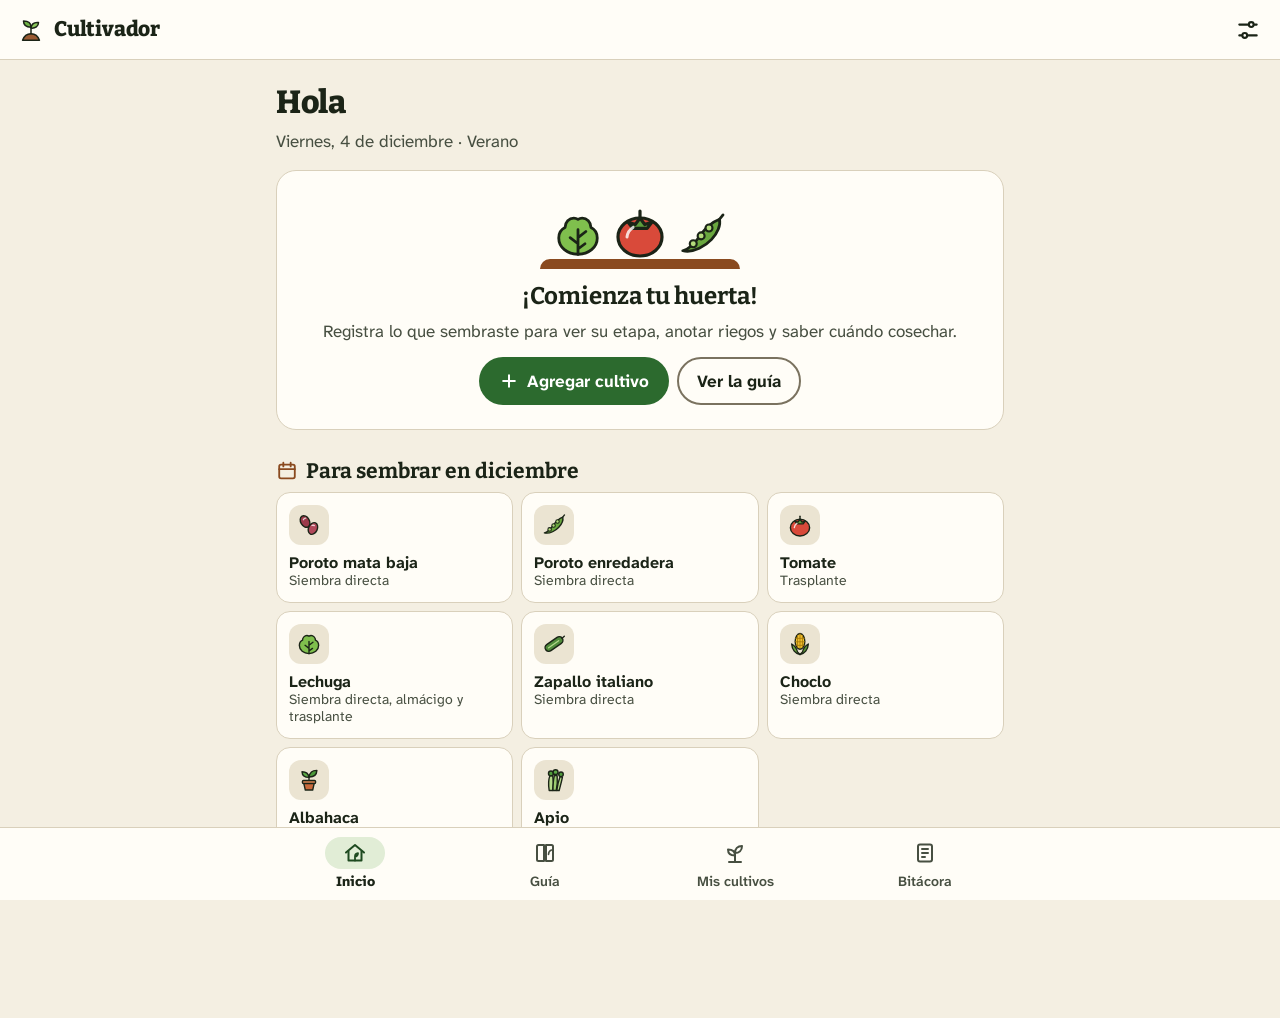
<file: index.html>
<!doctype html>
<html lang="es-CL">
<head>
  <meta charset="utf-8">
  <meta name="viewport" content="width=device-width, initial-scale=1, viewport-fit=cover">
  <title>Cultivador</title>
  <meta name="description" content="Guía de cultivo y bitácora para tu huerta en casa.">
  <meta name="theme-color" content="#2f6b2f" media="(prefers-color-scheme: light)">
  <meta name="theme-color" content="#121a12" media="(prefers-color-scheme: dark)">
  <meta name="color-scheme" content="light dark">
  <link rel="manifest" href="manifest.webmanifest">
  <link rel="icon" href="icons/icon.svg" type="image/svg+xml">
  <link rel="apple-touch-icon" href="icons/apple-touch-icon.png">
  <meta name="apple-mobile-web-app-capable" content="yes">
  <meta name="apple-mobile-web-app-title" content="Cultivador">
  <link rel="preload" href="fonts/atkinson-hyperlegible-next-latin.woff2" as="font" type="font/woff2" crossorigin>
  <link rel="preload" href="fonts/bitter-latin.woff2" as="font" type="font/woff2" crossorigin>
  <link rel="stylesheet" href="styles.css">
  <script>
    // Aplica el tema guardado antes de pintar para evitar parpadeo.
    try {
      var d = JSON.parse(localStorage.getItem('cultivador:v1'));
      var t = d && d.preferencias && d.preferencias.tema;
      if (t === 'claro' || t === 'oscuro') document.documentElement.dataset.theme = t === 'claro' ? 'light' : 'dark';
    } catch (e) {}
  </script>
  <script type="module" src="app.js"></script>
</head>
<body>
  <a class="saltar" href="#vista">Saltar al contenido</a>

  <!-- Íconos (decorativos: se usan con aria-hidden) -->
  <svg xmlns="http://www.w3.org/2000/svg" hidden>
    <symbol id="i-inicio" viewBox="0 0 24 24"><path d="M3 11.5 12 4l9 7.5" fill="none" stroke="currentColor" stroke-width="2" stroke-linecap="round" stroke-linejoin="round"/><path d="M5.5 10v9.5h13V10" fill="none" stroke="currentColor" stroke-width="2" stroke-linejoin="round"/><path d="M12 19.5v-4c0-1.6 1.2-3 3-3.3-.1 2-1.3 3.3-3 3.3" fill="none" stroke="currentColor" stroke-width="1.8" stroke-linecap="round" stroke-linejoin="round"/></symbol>
    <symbol id="i-guia" viewBox="0 0 24 24"><path d="M4 5.5C4 4.7 4.7 4 5.5 4H11v16H5.5c-.8 0-1.5-.7-1.5-1.5v-13ZM20 5.5c0-.8-.7-1.5-1.5-1.5H13v16h5.5c.8 0 1.5-.7 1.5-1.5v-13Z" fill="none" stroke="currentColor" stroke-width="2" stroke-linejoin="round"/><path d="M15.5 13.5c0-2.5 1.5-4 3-4.5" fill="none" stroke="currentColor" stroke-width="1.6" stroke-linecap="round"/></symbol>
    <symbol id="i-cultivos" viewBox="0 0 24 24"><path d="M12 21v-9" fill="none" stroke="currentColor" stroke-width="2" stroke-linecap="round"/><path d="M12 12c0-4 2.5-7 7-7 0 4.5-3 7-7 7ZM12 14.5C12 11 9.8 8.5 5 8.5c0 4 2.7 6 7 6Z" fill="none" stroke="currentColor" stroke-width="2" stroke-linejoin="round"/><path d="M6 21h12" fill="none" stroke="currentColor" stroke-width="2" stroke-linecap="round"/></symbol>
    <symbol id="i-bitacora" viewBox="0 0 24 24"><rect x="5" y="3.5" width="14" height="17" rx="2" fill="none" stroke="currentColor" stroke-width="2"/><path d="M9 8h6M9 12h6M9 16h3" fill="none" stroke="currentColor" stroke-width="2" stroke-linecap="round"/></symbol>
    <symbol id="i-ajustes" viewBox="0 0 24 24"><path d="M4 7h8.5M17.5 7H20M4 17h2.5M11.5 17H20M15 4.8a2.2 2.2 0 1 0 0 4.4 2.2 2.2 0 0 0 0-4.4zM9 14.8a2.2 2.2 0 1 0 0 4.4 2.2 2.2 0 0 0 0-4.4z" fill="none" stroke="currentColor" stroke-width="2" stroke-linecap="round" stroke-linejoin="round"/></symbol>
    <symbol id="i-gota" viewBox="0 0 24 24"><path d="M12 3.5s6 6.4 6 10.8a6 6 0 0 1-12 0C6 9.9 12 3.5 12 3.5Z" fill="none" stroke="currentColor" stroke-width="2" stroke-linejoin="round"/><path d="M9.5 14.5a2.6 2.6 0 0 0 2.5 2.6" fill="none" stroke="currentColor" stroke-width="1.8" stroke-linecap="round"/></symbol>
    <symbol id="i-mas" viewBox="0 0 24 24"><path d="M12 5v14M5 12h14" fill="none" stroke="currentColor" stroke-width="2.4" stroke-linecap="round"/></symbol>
    <symbol id="i-volver" viewBox="0 0 24 24"><path d="M15 5l-7 7 7 7" fill="none" stroke="currentColor" stroke-width="2.4" stroke-linecap="round" stroke-linejoin="round"/></symbol>
    <symbol id="i-cerrar" viewBox="0 0 24 24"><path d="M6 6l12 12M18 6 6 18" fill="none" stroke="currentColor" stroke-width="2.4" stroke-linecap="round"/></symbol>
    <symbol id="i-sol" viewBox="0 0 24 24"><circle cx="12" cy="12" r="4" fill="none" stroke="currentColor" stroke-width="2"/><path d="M12 2.5v2.5M12 19v2.5M2.5 12H5M19 12h2.5M5.3 5.3l1.8 1.8M16.9 16.9l1.8 1.8M5.3 18.7l1.8-1.8M16.9 7.1l1.8-1.8" fill="none" stroke="currentColor" stroke-width="2" stroke-linecap="round"/></symbol>
    <symbol id="i-calendario" viewBox="0 0 24 24"><rect x="3.5" y="5" width="17" height="15" rx="2" fill="none" stroke="currentColor" stroke-width="2"/><path d="M3.5 10h17M8 3v4M16 3v4" fill="none" stroke="currentColor" stroke-width="2" stroke-linecap="round"/></symbol>
    <symbol id="i-cosecha" viewBox="0 0 24 24"><path d="M4 10h16l-1.6 8.4a2 2 0 0 1-2 1.6H7.6a2 2 0 0 1-2-1.6L4 10Z" fill="none" stroke="currentColor" stroke-width="2" stroke-linejoin="round"/><path d="M8.5 10 11 4.5M15.5 10 13 4.5" fill="none" stroke="currentColor" stroke-width="2" stroke-linecap="round"/></symbol>
    <symbol id="i-alerta" viewBox="0 0 24 24"><path d="M12 3.5 21.5 20h-19L12 3.5Z" fill="none" stroke="currentColor" stroke-width="2" stroke-linejoin="round"/><path d="M12 10v4.5M12 17.2v.1" fill="none" stroke="currentColor" stroke-width="2.2" stroke-linecap="round"/></symbol>
    <symbol id="i-check" viewBox="0 0 24 24"><path d="M5 12.5l4.5 4.5L19 7.5" fill="none" stroke="currentColor" stroke-width="2.6" stroke-linecap="round" stroke-linejoin="round"/></symbol>
    <symbol id="i-descargar" viewBox="0 0 24 24"><path d="M12 4v11M7 10.5l5 5 5-5M5 20h14" fill="none" stroke="currentColor" stroke-width="2" stroke-linecap="round" stroke-linejoin="round"/></symbol>
    <symbol id="i-subir" viewBox="0 0 24 24"><path d="M12 15.5v-11M7 9l5-5 5 5M5 20h14" fill="none" stroke="currentColor" stroke-width="2" stroke-linecap="round" stroke-linejoin="round"/></symbol>
    <symbol id="i-abono" viewBox="0 0 24 24"><path d="M3 20h18M5 20c1-4 4-6.5 7-6.5s6 2.5 7 6.5M12 13.5V9M12 9c-1.8-2.4-4-3-6-2.2 1 2.4 3.5 3 6 2.2zM12 9c1.5-2 3.4-2.5 5-1.8-.8 2-3 2.5-5 1.8z" fill="none" stroke="currentColor" stroke-width="2" stroke-linecap="round" stroke-linejoin="round"/></symbol>
    <symbol id="i-ojo" viewBox="0 0 24 24"><path d="M2.5 12s3.5-6.5 9.5-6.5 9.5 6.5 9.5 6.5-3.5 6.5-9.5 6.5S2.5 12 2.5 12zM12 9.2a2.8 2.8 0 1 0 0 5.6 2.8 2.8 0 0 0 0-5.6z" fill="none" stroke="currentColor" stroke-width="2" stroke-linecap="round" stroke-linejoin="round"/></symbol>
    <symbol id="i-bicho" viewBox="0 0 24 24"><path d="M8 9.5h8v4.5a4 4 0 0 1-8 0zM9.5 9.5a2.5 2.5 0 0 1 5 0M3.5 12.5H8M16 12.5h4.5M5 7l3 2.5M19 7l-3 2.5M5 19l3-2.5M19 19l-3-2.5M12 9.5V18" fill="none" stroke="currentColor" stroke-width="2" stroke-linecap="round" stroke-linejoin="round"/></symbol>
    <!-- Glifos de especies -->
    <symbol id="g-logo" viewBox="0 0 32 32"><g fill="none" stroke="currentColor" stroke-width="1.6" stroke-linejoin="round" stroke-linecap="round"><path d="M7 27c1.5-4.5 5-7 9-7s7.5 2.5 9 7z" fill="#9a5a32"/><path d="M16 20v-7"/><path d="M16 13c0-4-3-6.5-8-6.5 0 4.5 3.5 6.5 8 6.5z" fill="#6fb245"/><path d="M16 14c.5-4 3.5-6.5 8-6 0 4-3.5 6.5-8 6z" fill="#8cc95c"/></g></symbol>
    <symbol id="g-tomate" viewBox="0 0 32 32"><g fill="none" stroke="currentColor" stroke-width="1.6" stroke-linejoin="round" stroke-linecap="round"><ellipse cx="16" cy="19" rx="11" ry="9.5" fill="#d94a3a"/><path d="M10 11.5l3.6 1.3L16 9.5l2.4 3.3 3.6-1.3-2.4 3.2h-7.2z" fill="#5f9e3c"/><path d="M16 9.5V6"/><path d="M9.5 19a6.5 6.5 0 0 1 3-4.8" stroke="#fff" stroke-opacity=".8" stroke-width="1.5"/></g></symbol>
    <symbol id="g-lechuga" viewBox="0 0 32 32"><g fill="none" stroke="currentColor" stroke-width="1.6" stroke-linejoin="round" stroke-linecap="round"><path d="M16 27c-6.1 0-11-3.9-11-9.3 0-2.9 1.5-5 3.6-6 0-3 2.4-5.4 5-5.4 1 0 1.7.3 2.4.8.7-.5 1.4-.8 2.4-.8 2.6 0 5 2.4 5 5.4 2.1 1 3.6 3.1 3.6 6C27 23.1 22.1 27 16 27z" fill="#7fbf4d"/><path d="M16 27V13M16 21l-4.5-3.5M16 17.5l4.5-3.5M16 24l4-3"/></g></symbol>
    <symbol id="g-poroto-mata-baja" viewBox="0 0 32 32"><g fill="none" stroke="currentColor" stroke-width="1.6" stroke-linejoin="round" stroke-linecap="round"><ellipse cx="11.5" cy="12" rx="5" ry="7" transform="rotate(-30 11.5 12)" fill="#9b3a4a"/><ellipse cx="20.5" cy="20" rx="5" ry="7" transform="rotate(25 20.5 20)" fill="#b0485a"/><path d="M9.6 10a3 3 0 0 1 2.6-1.8" stroke="#fff" stroke-opacity=".75" stroke-width="1.5"/><path d="M19.4 16.6a3 3 0 0 1 2.7.1" stroke="#fff" stroke-opacity=".75" stroke-width="1.5"/></g></symbol>
    <symbol id="g-poroto-enredadera" viewBox="0 0 32 32"><g fill="none" stroke="currentColor" stroke-width="1.6" stroke-linejoin="round" stroke-linecap="round"><path d="M5 25c3.5-.8 6.5-3.8 9.5-8s6-8 11.5-10c.8 3.4-1.2 8-4.5 11.5S11.5 26.5 5 25z" fill="#6aa83f"/><circle cx="11" cy="21" r="2" fill="#b5dd7c" stroke-width="1.2"/><circle cx="15.5" cy="16.5" r="2" fill="#b5dd7c" stroke-width="1.2"/><circle cx="20" cy="12" r="2" fill="#b5dd7c" stroke-width="1.2"/><path d="M26 7l2-2.5"/></g></symbol>
    <symbol id="g-zapallo-italiano" viewBox="0 0 32 32"><g fill="none" stroke="currentColor" stroke-width="1.6" stroke-linejoin="round" stroke-linecap="round"><rect x="4.5" y="11.75" width="23" height="8.5" rx="4.25" transform="rotate(-35 16 16)" fill="#4f8a3a"/><path d="M8.5 16h14" transform="rotate(-35 16 16)" stroke="#b2d98a" stroke-width="1.5"/><path d="M25.2 9.4l2.6-2.2"/></g></symbol>
    <symbol id="g-choclo" viewBox="0 0 32 32"><g fill="none" stroke="currentColor" stroke-width="1.6" stroke-linejoin="round" stroke-linecap="round"><ellipse cx="16" cy="13" rx="5.5" ry="9" fill="#f2c230"/><path d="M13.2 6v13.5M16 4.2v15.8M18.8 6v13.5M11 9.5h10M10.6 13.5h10.8M11.2 17.5h9.6" stroke="#a67a0a" stroke-width="1"/><path d="M16 28c-5.2-.8-9.2-5.6-9.5-12 3.3 1.8 5.6 5 6.6 9z" fill="#6aa83f"/><path d="M16 28c5.2-.8 9.2-5.6 9.5-12-3.3 1.8-5.6 5-6.6 9z" fill="#5a9636"/></g></symbol>
    <symbol id="g-cilantro" viewBox="0 0 32 32"><g fill="none" stroke="currentColor" stroke-width="1.6" stroke-linejoin="round" stroke-linecap="round"><path d="M16 28V9M16 21l-5.5-4.5M16 17l5.5-4.5M16 13.5l-3-2.8"/><circle cx="9.5" cy="15.5" r="3.3" fill="#6db04a"/><circle cx="22.5" cy="11.5" r="3.3" fill="#6db04a"/><circle cx="16" cy="7.5" r="3" fill="#7cc057"/><circle cx="12" cy="10" r="2.4" fill="#7cc057"/></g></symbol>
    <symbol id="g-albahaca" viewBox="0 0 32 32"><g fill="none" stroke="currentColor" stroke-width="1.6" stroke-linejoin="round" stroke-linecap="round"><path d="M16 16.5v-4"/><path d="M16 13c-.6-4.2-3.6-6.5-8-6.5.2 4.3 3.4 6.5 8 6.5z" fill="#5aa845"/><path d="M16 12.5c.8-4.8 4-7.6 9-7.5-.2 4.8-3.8 7.6-9 7.5z" fill="#4c9a3a"/><path d="M10 19.5h12l-1.8 8h-8.4z" fill="#c8693c"/><rect x="8.5" y="16.5" width="15" height="3.5" rx="1.2" fill="#dd8455"/></g></symbol>
    <symbol id="g-perejil" viewBox="0 0 32 32"><g fill="none" stroke="currentColor" stroke-width="1.6" stroke-linejoin="round" stroke-linecap="round"><path d="M16 29V14M16 22l-6.5-6M16 19l6.5-7M16 16.5l-2.5-5"/><circle cx="8" cy="14" r="2.2" fill="#3f8f3a"/><circle cx="10.5" cy="12" r="2.2" fill="#4c9a3a"/><circle cx="7.5" cy="11" r="2" fill="#4c9a3a"/><circle cx="23.5" cy="10" r="2.2" fill="#3f8f3a"/><circle cx="21" cy="8" r="2.2" fill="#4c9a3a"/><circle cx="24" cy="7" r="2" fill="#4c9a3a"/><circle cx="13" cy="8.5" r="2.2" fill="#3f8f3a"/><circle cx="15" cy="6" r="2" fill="#4c9a3a"/><circle cx="11.5" cy="5.8" r="1.8" fill="#4c9a3a"/></g></symbol>
    <symbol id="g-apio" viewBox="0 0 32 32"><g fill="none" stroke="currentColor" stroke-width="1.6" stroke-linejoin="round" stroke-linecap="round"><path d="M10.5 28c-1-6-1-12 .8-17h3.2c1 5 1 11 0 17z" fill="#b5d98a"/><path d="M14.8 28c0-6 .4-12 1.6-17h3.2c.5 5 .2 11-1 17z" fill="#9ccc6f"/><path d="M19.2 28c.8-6 1.8-11 3.8-16l2.6 1c-1 5-2.5 10-3.7 15z" fill="#b5d98a"/><circle cx="12.5" cy="8.5" r="2.8" fill="#4f9a3a"/><circle cx="17.8" cy="7" r="2.8" fill="#5aa845"/><circle cx="24" cy="9.5" r="2.6" fill="#4f9a3a"/></g></symbol>
    <symbol id="g-cebolla" viewBox="0 0 32 32"><g fill="none" stroke="currentColor" stroke-width="1.6" stroke-linejoin="round" stroke-linecap="round"><path d="M16 6.5c-1.2 3-8.5 6-8.5 13a8.5 8.5 0 0 0 17 0c0-7-7.3-10-8.5-13z" fill="#d9a04f"/><path d="M12.7 12.5c-1.8 2.2-2.4 5-1.9 8.5M19.3 12.5c1.8 2.2 2.4 5 1.9 8.5M16 9.5v18" stroke="#a86b22" stroke-width="1"/><path d="M13.5 27.8l-1 1.8M16 28.3v1.9M18.5 27.8l1 1.8"/><path d="M16 6.5c-.4-1.8.4-3.5 2-4.3M16 6.5c.3-1.7-.7-3.5-2.3-4.1" stroke="#5f9e3c" stroke-width="1.6"/></g></symbol>
    <symbol id="g-ajo" viewBox="0 0 32 32"><g fill="none" stroke="currentColor" stroke-width="1.6" stroke-linejoin="round" stroke-linecap="round"><path d="M16 7c-2 2.2-10 5-10 12a10 7.8 0 0 0 20 0c0-7-8-9.8-10-12z" fill="#f3ecdf"/><path d="M16 8.5c-2 4-2.5 10-1.5 17.8M16 8.5c2 4 2.5 10 1.5 17.8M11.2 12.3c-2.5 3-3 8-1 13M20.8 12.3c2.5 3 3 8 1 13" stroke="#b28fb8" stroke-width="1"/><path d="M16 7V3"/><path d="M13 26.6l-.8 2M16 27v2.2M19 26.6l.8 2"/></g></symbol>
    <symbol id="i-opciones" viewBox="0 0 24 24"><path d="M5.5 12h.01M12 12h.01M18.5 12h.01" fill="none" stroke="currentColor" stroke-width="3.4" stroke-linecap="round"/></symbol>
  </svg>

  <header class="cabecera">
    <a class="marca" href="#/inicio">
      <svg class="marca-logo" aria-hidden="true" focusable="false"><use href="#g-logo"/></svg>
      <span>Cultivador</span>
    </a>
    <a class="boton-icono" href="#/ajustes" id="enlace-ajustes">
      <svg aria-hidden="true" focusable="false"><use href="#i-ajustes"/></svg>
      <span class="sr">Ajustes y respaldo</span>
    </a>
  </header>

  <main id="vista" tabindex="-1">
    <p class="cargando">Cargando…</p>
  </main>

  <nav class="nav-inferior" aria-label="Principal">
    <ul>
      <li><a href="#/inicio" data-ruta="inicio"><span class="nav-ico"><svg aria-hidden="true" focusable="false"><use href="#i-inicio"/></svg></span><span>Inicio</span></a></li>
      <li><a href="#/guia" data-ruta="guia"><span class="nav-ico"><svg aria-hidden="true" focusable="false"><use href="#i-guia"/></svg></span><span>Guía</span></a></li>
      <li><a href="#/cultivos" data-ruta="cultivos"><span class="nav-ico"><svg aria-hidden="true" focusable="false"><use href="#i-cultivos"/></svg></span><span>Mis cultivos</span></a></li>
      <li><a href="#/bitacora" data-ruta="bitacora"><span class="nav-ico"><svg aria-hidden="true" focusable="false"><use href="#i-bitacora"/></svg></span><span>Bitácora</span></a></li>
    </ul>
  </nav>

  <!-- Avisos breves (toast) y anuncios para lectores de pantalla -->
  <div class="toast-zona" id="toast-zona"></div>
  <div class="sr" id="anunciador" role="status" aria-live="polite" aria-atomic="true"></div>

  <!-- Diálogo: crear / editar cultivo -->
  <dialog id="dlg-cultivo" class="dialogo" aria-labelledby="dlg-cultivo-titulo">
    <form id="form-cultivo" novalidate>
      <div class="dialogo-cabecera">
        <h2 id="dlg-cultivo-titulo">Nuevo cultivo</h2>
        <button type="button" class="boton-icono" data-cerrar>
          <svg aria-hidden="true" focusable="false"><use href="#i-cerrar"/></svg>
          <span class="sr">Cerrar</span>
        </button>
      </div>
      <div class="dialogo-cuerpo">
        <input type="hidden" name="id">
        <div class="campo">
          <label for="c-especie">Especie <span class="req" aria-hidden="true">*</span></label>
          <select id="c-especie" name="especieId" required aria-describedby="c-especie-error"></select>
          <p class="error" id="c-especie-error"></p>
        </div>
        <div class="campo">
          <label for="c-apodo">Nombre o apodo <span class="opcional">(opcional)</span></label>
          <input id="c-apodo" name="apodo" type="text" maxlength="40" autocomplete="off" aria-describedby="c-apodo-ayuda">
          <p class="ayuda" id="c-apodo-ayuda">Por ejemplo: «Bancal del fondo» o «Tanda 2».</p>
        </div>
        <fieldset class="campo">
          <legend>Método de siembra</legend>
          <div class="opciones-seg">
            <label data-metodo="directa"><input type="radio" name="metodo" value="directa" checked><span id="c-metodo-directa">Siembra directa</span></label>
            <label data-metodo="almacigo"><input type="radio" name="metodo" value="almacigo"><span>Almácigo</span></label>
            <label data-metodo="plantin"><input type="radio" name="metodo" value="plantin"><span>Plantín comprado</span></label>
          </div>
          <p class="ayuda" id="c-metodo-ayuda"></p>
        </fieldset>
        <div class="campo" id="campo-siembra">
          <label for="c-fecha"><span id="c-fecha-texto">Fecha de siembra</span> <span class="req" aria-hidden="true">*</span></label>
          <input id="c-fecha" name="fechaSiembra" type="date" required aria-describedby="c-fecha-error">
          <p class="error" id="c-fecha-error"></p>
        </div>
        <div class="campo" id="campo-trasplante" hidden>
          <label for="c-trasplante" id="c-trasplante-label">Fecha de trasplante <span class="opcional">(opcional)</span></label>
          <input id="c-trasplante" name="fechaTrasplante" type="date" aria-describedby="c-trasplante-ayuda c-trasplante-error">
          <p class="ayuda" id="c-trasplante-ayuda">Complétala cuando pases las plantas a su lugar definitivo.</p>
          <p class="error" id="c-trasplante-error"></p>
        </div>
        <fieldset class="campo">
          <legend>Ubicación</legend>
          <div class="opciones-seg">
            <label><input type="radio" name="ubicacion" value="macetero"><span>Macetero</span></label>
            <label><input type="radio" name="ubicacion" value="bancal" checked><span>Bancal</span></label>
            <label><input type="radio" name="ubicacion" value="suelo"><span>Suelo</span></label>
          </div>
        </fieldset>
        <div class="campo">
          <label for="c-notas">Notas <span class="opcional">(opcional)</span></label>
          <textarea id="c-notas" name="notas" rows="3" maxlength="1000"></textarea>
        </div>
      </div>
      <div class="dialogo-pie">
        <button type="button" class="boton secundario" data-cerrar>Cancelar</button>
        <button type="submit" class="boton primario">Guardar</button>
      </div>
    </form>
  </dialog>

  <!-- Diálogo: crear / editar entrada de bitácora -->
  <dialog id="dlg-entrada" class="dialogo" aria-labelledby="dlg-entrada-titulo">
    <form id="form-entrada" novalidate>
      <div class="dialogo-cabecera">
        <h2 id="dlg-entrada-titulo">Nueva entrada</h2>
        <button type="button" class="boton-icono" data-cerrar>
          <svg aria-hidden="true" focusable="false"><use href="#i-cerrar"/></svg>
          <span class="sr">Cerrar</span>
        </button>
      </div>
      <div class="dialogo-cuerpo">
        <input type="hidden" name="id">
        <div class="campo">
          <label for="e-cultivo">Cultivo <span class="req" aria-hidden="true">*</span></label>
          <select id="e-cultivo" name="cultivoId" required aria-describedby="e-cultivo-error"></select>
          <p class="error" id="e-cultivo-error"></p>
        </div>
        <fieldset class="campo">
          <legend>Tipo</legend>
          <div class="opciones-tipo">
            <label><input type="radio" name="tipo" value="riego" checked><span><svg class="tipo-riego" aria-hidden="true" focusable="false"><use href="#i-gota"/></svg>Riego</span></label>
            <label><input type="radio" name="tipo" value="abono"><span><svg class="tipo-abono" aria-hidden="true" focusable="false"><use href="#i-abono"/></svg>Abono</span></label>
            <label><input type="radio" name="tipo" value="observacion"><span><svg class="tipo-observacion" aria-hidden="true" focusable="false"><use href="#i-ojo"/></svg>Observación</span></label>
            <label><input type="radio" name="tipo" value="plaga"><span><svg class="tipo-plaga" aria-hidden="true" focusable="false"><use href="#i-bicho"/></svg>Plaga</span></label>
            <label><input type="radio" name="tipo" value="cosecha"><span><svg class="tipo-cosecha" aria-hidden="true" focusable="false"><use href="#i-cosecha"/></svg>Cosecha</span></label>
          </div>
        </fieldset>
        <div class="campo">
          <label for="e-fecha">Fecha <span class="req" aria-hidden="true">*</span></label>
          <input id="e-fecha" name="fecha" type="date" required aria-describedby="e-fecha-error">
          <p class="error" id="e-fecha-error"></p>
        </div>
        <div class="campo-doble" id="campo-cantidad" hidden>
          <div class="campo">
            <label for="e-cantidad">Cantidad <span class="opcional">(opcional)</span></label>
            <input id="e-cantidad" name="cantidad" type="text" inputmode="decimal" autocomplete="off" maxlength="10" aria-describedby="e-cantidad-error">
            <p class="error" id="e-cantidad-error"></p>
          </div>
          <div class="campo">
            <label for="e-unidad">Unidad</label>
            <select id="e-unidad" name="unidad">
              <option value="g">gramos</option>
              <option value="kg">kilos</option>
              <option value="unidades">unidades</option>
              <option value="atados">atados</option>
            </select>
          </div>
        </div>
        <div class="campo">
          <label for="e-texto">Detalle <span class="opcional">(opcional)</span></label>
          <textarea id="e-texto" name="texto" rows="4" maxlength="2000" aria-describedby="e-texto-ayuda"></textarea>
          <p class="ayuda" id="e-texto-ayuda">¿Qué viste o hiciste? Ej.: «Primeras flores moradas».</p>
        </div>
      </div>
      <div class="dialogo-pie">
        <button type="button" class="boton secundario" data-cerrar>Cancelar</button>
        <button type="submit" class="boton primario">Guardar</button>
      </div>
    </form>
  </dialog>

  <!-- Diálogo: confirmación -->
  <dialog id="dlg-confirmar" class="dialogo dialogo-chico" aria-labelledby="dlg-confirmar-titulo" aria-describedby="dlg-confirmar-texto">
    <form method="dialog">
      <div class="dialogo-cuerpo">
        <h2 id="dlg-confirmar-titulo">¿Confirmar?</h2>
        <p id="dlg-confirmar-texto"></p>
      </div>
      <div class="dialogo-pie" id="dlg-confirmar-botones">
        <button value="cancelar" class="boton secundario" autofocus>Cancelar</button>
        <button value="aceptar" class="boton peligro">Aceptar</button>
      </div>
    </form>
  </dialog>
</body>
</html>
</file>
<file: styles.css>
/* =========================================================
   Cultivador — estilos
   Mobile-first (360–430 px), modo claro/oscuro y alto contraste.
   Todos los pares texto/fondo cumplen al menos 4.5:1 (WCAG AA).
   ========================================================= */

/* ---------- Fuentes (autoalojadas: funcionan sin conexión) ---------- */
@font-face {
  font-family: "Bitter";
  src: url("fonts/bitter-latin.woff2") format("woff2");
  font-weight: 400 800; font-style: normal; font-display: swap;
  unicode-range: U+0000-00FF, U+0131, U+0152-0153, U+02BB-02BC, U+02C6, U+02DA, U+02DC, U+0304, U+0308, U+0329, U+2000-206F, U+20AC, U+2122, U+2191, U+2193, U+2212, U+2215, U+FEFF, U+FFFD;
}
@font-face {
  font-family: "Atkinson Hyperlegible Next";
  src: url("fonts/atkinson-hyperlegible-next-latin.woff2") format("woff2");
  font-weight: 200 800; font-style: normal; font-display: swap;
  unicode-range: U+0000-00FF, U+0131, U+0152-0153, U+02BB-02BC, U+02C6, U+02DA, U+02DC, U+0304, U+0308, U+0329, U+2000-206F, U+20AC, U+2122, U+2191, U+2193, U+2212, U+2215, U+FEFF, U+FFFD;
}

/* ---------- Tokens: tema claro («Cuaderno de huerta») ----------
   Colores con significado: verde = crecer y acción principal,
   azul agua = riego, terracota = tierra y almácigo, ámbar (sol) = avisos. */
:root {
  color-scheme: light;
  --bg: #f4efe2;          /* papel */
  --surface: #fffdf7;
  --surface-2: #ebe4d2;
  --text: #1b2417;        /* tinta */
  --text-muted: #474f41;
  --border: #7a725f;      /* ≥ 3:1: campos y botones secundarios */
  --border-soft: #d9d0bb; /* divisores y tarjetas */
  --primary: #2c6a2e;     /* hoja */
  --primary-hover: #1e4a20;
  --on-primary: #ffffff;
  --primary-soft: #e1edd6;
  --on-primary-soft: #1e4a20;
  --accent: #8a4a1f;      /* tierra */
  --accent-soft: #f2e1cf;
  --on-accent-soft: #6b3512;
  --water: #255f7e;       /* agua */
  --water-soft: #dcebf3;
  --on-water-soft: #1c4a63;
  --warn-bg: #f8e3a0;     /* sol */
  --warn-text: #4a3200;
  --warn-border: #9a6f00;
  --danger: #a1311d;
  --on-danger: #ffffff;
  --danger-soft: #f6ddd6;
  --focus: #2a5bd7;
  --scrim: rgb(27 36 23 / .5);
  --shadow: 0 1px 2px rgb(60 45 20 / .07), 0 2px 8px -2px rgb(60 45 20 / .08);
  --shadow-2: 0 10px 28px -8px rgb(60 45 20 / .35);

  --radius: 20px;         /* tarjetas */
  --radius-md: 14px;      /* campos, filas, tiles */
  --radius-sm: 10px;
  --tap: 48px;            /* zona táctil (≥ 44 px) */
  --nav-h: 72px;
  --header-h: 60px;
  /* Texto: Atkinson Hyperlegible Next (pensada para leer con baja visión, útil a pleno sol).
     Títulos: Bitter, slab robusta tipo etiqueta de sobre de semillas. */
  --font: "Atkinson Hyperlegible Next", system-ui, -apple-system, "Segoe UI", Roboto, Arial, sans-serif;
  --font-display: "Bitter", Georgia, "Times New Roman", serif;
  --ease-out: cubic-bezier(.2, .8, .2, 1);
}

/* ---------- Tokens: tema oscuro ----------
   Se aplica con data-theme="dark" o con la preferencia del sistema en modo «Automático». */
:root[data-theme="dark"] {
  color-scheme: dark;
  --bg: #11160f;
  --surface: #1a2118;
  --surface-2: #242c21;
  --text: #edf1e6;
  --text-muted: #b8c1ad;
  --border: #85907b;
  --border-soft: #323c2e;
  --primary: #92d38a;
  --primary-hover: #aadfa3;
  --on-primary: #0e260f;
  --primary-soft: #1f3320;
  --on-primary-soft: #c6e7bf;
  --accent: #e3a47c;
  --accent-soft: #3a2619;
  --on-accent-soft: #f1c9ad;
  --water: #8cc9e8;
  --water-soft: #15303d;
  --on-water-soft: #bfe3f5;
  --warn-bg: #3d300b;
  --warn-text: #f7d97c;
  --warn-border: #c99a1f;
  --danger: #f0937f;
  --on-danger: #2a0705;
  --danger-soft: #3d1d16;
  --focus: #9ab8ff;
  --scrim: rgb(0 0 0 / .6);
  --shadow: none;         /* en oscuro las tarjetas se separan con borde */
  --shadow-2: 0 10px 28px -8px rgb(0 0 0 / .7);
}
@media (prefers-color-scheme: dark) {
  :root:not([data-theme="light"]) {
    color-scheme: dark;
    --bg: #11160f;
    --surface: #1a2118;
    --surface-2: #242c21;
    --text: #edf1e6;
    --text-muted: #b8c1ad;
    --border: #85907b;
    --border-soft: #323c2e;
    --primary: #92d38a;
    --primary-hover: #aadfa3;
    --on-primary: #0e260f;
    --primary-soft: #1f3320;
    --on-primary-soft: #c6e7bf;
    --accent: #e3a47c;
    --accent-soft: #3a2619;
    --on-accent-soft: #f1c9ad;
    --water: #8cc9e8;
    --water-soft: #15303d;
    --on-water-soft: #bfe3f5;
    --warn-bg: #3d300b;
    --warn-text: #f7d97c;
    --warn-border: #c99a1f;
    --danger: #f0937f;
    --on-danger: #2a0705;
    --danger-soft: #3d1d16;
    --focus: #9ab8ff;
    --scrim: rgb(0 0 0 / .6);
    --shadow: none;         /* en oscuro las tarjetas se separan con borde */
    --shadow-2: 0 10px 28px -8px rgb(0 0 0 / .7);
}
}

/* Usuarios que piden más contraste (útil a pleno sol) */
@media (prefers-contrast: more) {
  :root:not([data-theme="dark"]) { --text-muted: #2b3328; --border: #3a4036; --border-soft: #7a725f; }
}

/* ---------- Base ---------- */
*, *::before, *::after { box-sizing: border-box; }
[hidden] { display: none !important; }
html { -webkit-text-size-adjust: 100%; text-size-adjust: 100%; }
body {
  margin: 0;
  background: var(--bg);
  color: var(--text);
  font-family: var(--font);
  font-size: 1.0625rem;           /* 17 px: legible al aire libre */
  line-height: 1.5;
  padding-bottom: calc(var(--nav-h) + env(safe-area-inset-bottom) + 16px);
  min-height: 100dvh;
}
h1, h2, h3 { line-height: 1.25; margin: 0 0 .5rem; }
h1, h2 { font-family: var(--font-display); }
h1 { font-size: 1.875rem; font-weight: 800; letter-spacing: -.01em; line-height: 1.15; }
h2 { font-size: 1.3125rem; font-weight: 700; }
h3 { font-size: 1.075rem; }
p { margin: 0 0 .75rem; }
a { color: var(--primary); text-underline-offset: 3px; }
img, svg { display: block; }
ul, ol { padding-left: 1.25rem; }
button, input, select, textarea { font: inherit; color: inherit; }

:focus-visible {
  outline: 3px solid var(--focus);
  outline-offset: 2px;
  border-radius: 4px;
}
main:focus, h1:focus, [tabindex="-1"]:focus { outline: none; }
[tabindex="-1"]:focus-visible { outline: 3px solid var(--focus); }
h1[tabindex="-1"]:focus-visible { outline: none; } /* el título solo recibe foco al cambiar de vista */

.sr {
  position: absolute !important;
  width: 1px; height: 1px; padding: 0; margin: -1px;
  overflow: hidden; clip: rect(0 0 0 0); white-space: nowrap; border: 0;
}
.saltar {
  position: absolute; left: 8px; top: -60px; z-index: 100;
  background: var(--primary); color: var(--on-primary) !important;
  padding: 12px 16px; border-radius: var(--radius-sm); font-weight: 700;
}
.saltar:focus { top: 8px; }

/* ---------- Cabecera ---------- */
.cabecera {
  position: sticky; top: 0; z-index: 20;
  display: flex; align-items: center; justify-content: space-between;
  height: calc(var(--header-h) + env(safe-area-inset-top));
  padding: env(safe-area-inset-top) 8px 0 16px;
  background: var(--surface);
  border-bottom: 1px solid var(--border-soft);
}
.marca {
  display: inline-flex; align-items: center; gap: 8px;
  min-height: var(--tap);
  font-family: var(--font-display); font-weight: 800; font-size: 1.3125rem; letter-spacing: -.01em;
  color: var(--text) !important; text-decoration: none;
}
.marca-logo { width: 30px; height: 30px; color: var(--text); }

/* ---------- Contenido ---------- */
main {
  max-width: 760px;
  margin: 0 auto;
  padding: 16px 16px 24px;
}
.cargando { color: var(--text-muted); padding: 32px 0; text-align: center; }
.encabezado-vista { margin-bottom: 16px; }
.encabezado-vista p { color: var(--text-muted); margin: 0; }
.encabezado-fila { display: flex; align-items: center; justify-content: space-between; gap: 12px; flex-wrap: wrap; }
.seccion { margin-top: 28px; }
.seccion h2 { display: flex; align-items: center; gap: 8px; }
.seccion h2 svg { width: 22px; height: 22px; color: var(--accent); flex: none; }
.texto-suave { color: var(--text-muted); }
.chico { font-size: .9375rem; }

/* ---------- Navegación inferior ---------- */
.nav-inferior {
  position: fixed; left: 0; right: 0; bottom: 0; z-index: 30;
  background: var(--surface);
  border-top: 1px solid var(--border-soft);
  padding-bottom: env(safe-area-inset-bottom);
}
.nav-inferior ul {
  list-style: none; margin: 0 auto; padding: 0;
  display: grid; grid-template-columns: repeat(4, 1fr);
  max-width: 760px;
}
.nav-inferior a {
  display: flex; flex-direction: column; align-items: center; justify-content: center; gap: 2px;
  min-height: var(--nav-h);
  padding: 6px 2px;
  color: var(--text-muted) !important;
  text-decoration: none;
  font-size: .875rem; font-weight: 600;
}
.nav-ico { display: grid; place-items: center; width: 60px; height: 32px; border-radius: 999px; transition: background-color .2s; }
.nav-inferior svg { width: 24px; height: 24px; }
.nav-inferior a[aria-current="page"] { color: var(--text) !important; font-weight: 800; }
.nav-inferior a[aria-current="page"] .nav-ico { background: var(--primary-soft); color: var(--on-primary-soft); }
.nav-inferior a:focus-visible { outline-offset: -4px; }

/* ---------- Botones ---------- */
.boton {
  display: inline-flex; align-items: center; justify-content: center; gap: 8px;
  min-height: var(--tap); min-width: var(--tap);
  padding: 10px 18px;
  border-radius: 999px;
  border: 2px solid transparent;
  font-weight: 700; line-height: 1.2;
  text-decoration: none; cursor: pointer;
  transition: background-color .15s, transform .1s;
}
.boton svg { width: 20px; height: 20px; flex: none; }
.boton:active { transform: scale(.98); }
.boton.primario { background: var(--primary); color: var(--on-primary) !important; }
.boton.primario:hover { background: var(--primary-hover); }
.boton.secundario { background: var(--surface); color: var(--text) !important; border-color: var(--border); }
.boton.secundario:hover { background: var(--surface-2); }
.boton.peligro { background: var(--danger); color: var(--on-danger) !important; }
.boton.suave { background: var(--primary-soft); color: var(--on-primary-soft) !important; }
.boton.suave:hover { border-color: var(--primary); }
.boton.agua { background: var(--water-soft); color: var(--on-water-soft) !important; }
.boton.agua:hover { border-color: var(--water); }
.boton.peligro-borde { background: var(--surface); color: var(--danger) !important; border-color: var(--danger); }
.boton.peligro-borde:hover { background: var(--danger-soft); }
.boton.texto { background: transparent; color: var(--text) !important; border-color: transparent; text-decoration: underline; padding-inline: 10px; }
.boton.icono { padding: 0; width: var(--tap); flex: none; background: var(--surface); color: var(--text) !important; border-color: var(--border); }
.boton.icono svg { width: 24px; height: 24px; }
.boton.ancho { width: 100%; }
.boton[disabled] { opacity: .55; cursor: not-allowed; }

.boton-icono {
  display: inline-flex; align-items: center; justify-content: center;
  width: var(--tap); height: var(--tap);
  border-radius: 50%;
  background: transparent; border: 0; cursor: pointer;
  color: var(--text) !important;
}
.boton-icono:hover { background: var(--surface-2); }
.boton-icono svg { width: 26px; height: 26px; }

.fab {
  position: fixed; z-index: 25;
  right: max(16px, calc((100vw - 760px) / 2 + 16px));
  bottom: calc(var(--nav-h) + env(safe-area-inset-bottom) + 16px);
  box-shadow: var(--shadow-2);
  padding-inline: 20px 22px;
  min-height: 56px;
}

.acciones { display: flex; flex-wrap: wrap; gap: 8px; }

/* ---------- Tarjetas ---------- */
.tarjeta {
  background: var(--surface);
  border: 1px solid var(--border-soft);
  border-radius: var(--radius);
  padding: 16px;
  box-shadow: var(--shadow);
}
.lista-tarjetas { list-style: none; padding: 0; margin: 0; display: grid; gap: 12px; }
@media (min-width: 700px) { .lista-tarjetas.dos-col { grid-template-columns: 1fr 1fr; } }

.tarjeta-enlace {
  display: flex; gap: 14px; align-items: center;
  min-height: 72px;
  color: var(--text) !important; text-decoration: none;
}
.tarjeta-enlace:hover { border-color: var(--primary); }
.tarjeta-enlace h3, .tarjeta-enlace h2 { margin: 0 0 2px; }
.tarjeta-enlace p { margin: 0; color: var(--text-muted); font-size: .9375rem; }

.glifo {
  flex: none;
  display: inline-grid; place-items: center;
  width: 40px; height: 40px;
  border-radius: 12px;
  background: var(--surface-2);
  font-size: 1.45rem; line-height: 1;
}
.glifo.medio { width: 52px; height: 52px; border-radius: 14px; font-size: 1.9rem; }
.glifo.grande { width: 72px; height: 72px; border-radius: 18px; font-size: 2.6rem; }
.glifo.chico { width: auto; height: auto; background: none; font-size: 1rem; display: inline-block; margin-right: 6px; vertical-align: -1px; }
.glifo { color: var(--text); }
.glifo svg { width: 28px; height: 28px; }
.glifo.medio svg { width: 36px; height: 36px; }
.glifo.grande svg { width: 56px; height: 56px; }
.glifo.chico svg { width: 18px; height: 18px; display: inline-block; vertical-align: -3px; }

/* Estados vacíos: tres plantas sobre una línea de tierra */
.huerta-vacia { display: flex; flex-direction: column; align-items: center; margin: 0 auto 12px; color: var(--text); }
.huerta-vacia > div { display: flex; align-items: flex-end; gap: 2px; }
.huerta-vacia svg { width: 64px; height: 64px; }
.huerta-vacia svg.g-chica { width: 56px; height: 56px; }
.huerta-vacia i { display: block; width: 200px; height: 10px; margin-top: -4px; border-radius: 999px 999px 4px 4px; background: var(--accent); }
.vacio h2 { font-size: 1.5rem; }

/* Insignias */
.insignias { display: flex; flex-wrap: wrap; gap: 6px; margin-top: 6px; }
.insignia {
  display: inline-flex; align-items: center; gap: 4px;
  padding: 3px 10px; border-radius: 10px;
  font-size: .875rem; font-weight: 700; line-height: 1.3;
  background: var(--surface-2); color: var(--text);
  border: 1px solid var(--border-soft);
}
.insignia.verde { background: var(--primary-soft); color: var(--on-primary-soft); border-color: transparent; }
.insignia.tierra { background: var(--accent-soft); color: var(--on-accent-soft); border-color: transparent; }
.insignia.alerta { background: var(--warn-bg); color: var(--warn-text); border-color: var(--warn-border); }

/* Aviso / banner */
.aviso {
  display: flex; gap: 12px; align-items: flex-start;
  padding: 14px 16px; border-radius: var(--radius);
  background: var(--warn-bg); color: var(--warn-text);
  border: 2px solid var(--warn-border);
}
.aviso svg { width: 24px; height: 24px; flex: none; margin-top: 2px; }
.aviso p { margin: 0; }
.aviso a { color: inherit !important; font-weight: 700; }
.aviso.info { background: var(--primary-soft); color: var(--text); border-color: var(--primary); }
.aviso.neutro { background: var(--surface-2); color: var(--text); border: 0; border-radius: var(--radius-md); font-size: .9375rem; }
.aviso.neutro svg { color: var(--accent); }
.aviso.neutro a { display: inline-flex; align-items: center; min-height: 44px; font-size: 1rem; }

/* Vacío */
.vacio {
  text-align: center; padding: 28px 20px 24px;
  background: var(--surface); border: 1px solid var(--border-soft); border-radius: var(--radius);
}
.vacio .glifo { margin: 0 auto 10px; }
.vacio p { color: var(--text-muted); }

/* ---------- Controles segmentados (radios) ---------- */
.filtros { display: grid; gap: 12px; margin-bottom: 16px; }
@media (min-width: 340px) { .filtros.dos { grid-template-columns: 1fr 1fr; } }
.opciones-seg {
  display: flex; flex-wrap: wrap; gap: 6px;
}
.opciones-seg label, .opciones-tipo label { position: relative; flex: 1 1 auto; }
.opciones-seg input, .opciones-tipo input {
  position: absolute; opacity: 0; inset: 0; width: 100%; height: 100%; margin: 0; cursor: pointer;
}
.opciones-seg span, .opciones-tipo label > span {
  display: flex; align-items: center; justify-content: center; gap: 6px;
  min-height: var(--tap);
  padding: 8px 14px;
  border: 2px solid var(--border);
  border-radius: 999px;
  background: var(--surface);
  font-weight: 600; text-align: center;
}
.opciones-seg input:checked + span, .opciones-tipo input:checked + span {
  background: var(--primary); color: var(--on-primary); border-color: var(--primary);
}
.opciones-seg input:checked + span::before, .opciones-tipo input:checked + span::before {
  content: "✓"; font-weight: 800;
}
.opciones-seg input:focus-visible + span, .opciones-tipo input:focus-visible + span {
  outline: 3px solid var(--focus); outline-offset: 2px;
}
.opciones-tipo { display: grid; grid-template-columns: repeat(3, minmax(0, 1fr)); gap: 8px; }
.opciones-tipo label > span {
  position: relative; flex-direction: column; gap: 6px;
  min-height: 76px; padding: 8px 4px;
  border-radius: var(--radius-md); font-size: .9375rem; font-weight: 700;
}
.opciones-tipo label > span svg { width: 24px; height: 24px; }
.opciones-tipo .tipo-riego { color: var(--water); }
.opciones-tipo .tipo-abono, .opciones-tipo .tipo-cosecha { color: var(--accent); }
.opciones-tipo .tipo-plaga { color: var(--danger); }
.opciones-tipo input:checked + span svg { color: currentColor; }
.opciones-tipo input:checked + span::before { position: absolute; top: 4px; right: 8px; }

/* ---------- Formularios ---------- */
.campo { margin: 0 0 16px; padding: 0; border: 0; min-width: 0; }
.campo label, .campo legend { display: block; font-weight: 700; margin-bottom: 6px; padding: 0; }
.opciones-seg label, .opciones-tipo label { font-weight: 600; margin: 0; }
.campo-doble { display: grid; grid-template-columns: 1fr 1fr; gap: 12px; }
.req { color: var(--danger); }
.opcional { font-weight: 400; color: var(--text-muted); }
input[type="text"], input[type="date"], input[type="number"], select, textarea {
  width: 100%;
  min-height: var(--tap);
  padding: 10px 12px;
  border: 2px solid var(--border);
  border-radius: 12px;
  background: var(--surface);
  font-size: 1.0625rem; /* ≥16 px evita zoom automático en iOS */
}
textarea { resize: vertical; min-height: 96px; }
select {
  appearance: none; -webkit-appearance: none;
  padding-right: 40px;
  background-image: linear-gradient(45deg, transparent 50%, currentColor 50%), linear-gradient(135deg, currentColor 50%, transparent 50%);
  background-position: calc(100% - 20px) 55%, calc(100% - 14px) 55%;
  background-size: 6px 6px; background-repeat: no-repeat;
}
input:focus-visible, select:focus-visible, textarea:focus-visible { border-color: var(--primary); }
[aria-invalid="true"] { border-color: var(--danger) !important; }
.ayuda { font-size: .9375rem; color: var(--text-muted); margin: 6px 0 0; }
.error { color: var(--danger); font-weight: 700; font-size: .9375rem; margin: 6px 0 0; }
.error:empty { display: none; }
.error::before { content: "⚠ "; }

/* ---------- Diálogos ---------- */
.dialogo {
  border: 0; padding: 0;
  width: 100%; max-width: 560px;
  max-height: 100dvh;
  margin: auto auto 0;
  border-radius: 24px 24px 0 0;
  background: var(--surface); color: var(--text);
  box-shadow: 0 -4px 30px rgb(0 0 0 / .3);
}
.dialogo::backdrop { background: var(--scrim); }
.dialogo > form { display: flex; flex-direction: column; max-height: 100dvh; }
@media (min-width: 600px) {
  .dialogo { margin: auto; border-radius: 20px; max-height: 92dvh; }
  .dialogo > form { max-height: 92dvh; }
}
.dialogo-chico { max-width: 440px; }
.dialogo-cabecera {
  display: flex; align-items: center; justify-content: space-between; gap: 8px;
  padding: 12px 8px 12px 20px;
  border-bottom: 1px solid var(--border-soft);
}
.dialogo-cabecera h2 { margin: 0; }
.dialogo-cuerpo { padding: 16px 20px 16px; overflow-y: auto; overscroll-behavior: contain; }
.dialogo-pie {
  display: flex; gap: 10px; justify-content: flex-end; flex-wrap: wrap;
  padding: 12px 20px calc(12px + env(safe-area-inset-bottom));
  border-top: 1px solid var(--border-soft);
}
.dialogo-pie .boton { flex: 1 1 auto; }
@media (min-width: 600px) { .dialogo-pie .boton { flex: 0 0 auto; } }
@media (min-width: 600px) { .dialogo-pie { padding-bottom: 12px; } }

/* ---------- Toast ---------- */
.toast-zona {
  position: fixed; z-index: 40; left: 16px; right: 16px;
  bottom: calc(var(--nav-h) + env(safe-area-inset-bottom) + 12px);
  display: grid; justify-items: center; pointer-events: none;
}
.toast {
  pointer-events: auto;
  display: flex; align-items: center; gap: 12px;
  max-width: 520px; width: 100%;
  padding: 8px 8px 8px 16px;
  min-height: 56px;
  border-radius: var(--radius);
  background: var(--text); color: var(--bg);
  box-shadow: 0 6px 20px rgb(0 0 0 / .3);
  animation: entrar .2s ease-out;
}
.toast p { margin: 0; flex: 1; font-weight: 600; }
.toast .boton { background: transparent; color: var(--bg) !important; border-color: var(--bg); min-height: 44px; padding: 6px 14px; }
@keyframes entrar { from { transform: translateY(12px); opacity: 0; } to { transform: none; opacity: 1; } }

/* ---------- Guía ---------- */
.ficha-cabecera { display: flex; gap: 14px; align-items: center; margin-bottom: 12px; }
.ficha-cabecera h1 { margin: 0; }
.ficha-cabecera p { margin: 2px 0 0; font-style: italic; color: var(--text-muted); }
.volver { margin: -6px 0 8px -10px; color: var(--text) !important; text-decoration: none; font-weight: 700; display: inline-flex; align-items: center; gap: 2px; min-height: var(--tap); padding-right: 12px; }
.volver svg { width: 24px; height: 24px; }


/* Calendario: 3 filas con nombre, celdas de 22 px y un patrón por tipo */
.calendario-tarjeta { padding: 14px 14px 16px; }
.cal { display: grid; grid-template-columns: 86px repeat(12, minmax(0, 1fr)); gap: 3px; align-items: center; }
.cal-rotulo { font-size: .875rem; font-weight: 700; line-height: 1.15; padding-right: 4px; }
.cal-rotulo:first-child { color: var(--text-muted); }
.cal-mes { display: grid; place-items: center; height: 24px; font-size: .875rem; font-weight: 700; color: var(--text-muted); }
.cal-mes.hoy { background: var(--text); color: var(--surface); border-radius: 6px; font-weight: 800; }
.celda { display: block; height: 22px; border-radius: 4px; background: var(--surface-2); }
.celda.d { background: var(--primary); }
.celda.a { background-color: var(--accent); background-image: radial-gradient(var(--surface) 1.3px, transparent 1.8px); background-size: 6px 6px; }
.celda.t { background: repeating-linear-gradient(135deg, var(--primary) 0 2.5px, transparent 2.5px 5.5px); box-shadow: inset 0 0 0 1.5px var(--primary); }
.celda.hoy { outline: 2px solid var(--text); outline-offset: 1px; }
.leyenda { display: flex; flex-wrap: wrap; gap: 6px 14px; font-size: .875rem; color: var(--text-muted); list-style: none; padding: 0; margin: 14px 0 0; }
.leyenda li { display: inline-flex; align-items: center; gap: 6px; }
.leyenda .celda, .insignia .celda { display: inline-block; width: 16px; height: 14px; border-radius: 3px; flex: none; }
.muestra-hoy { display: inline-block; width: 16px; height: 14px; border-radius: 3px; background: var(--text); }
.cal-texto { margin: 12px 0 8px; }

/* Cómo sembrar: una tarjeta tipo tabla */
.tabla-datos { padding: 0; overflow: hidden; }
.datos-tabla { display: grid; grid-template-columns: 1fr 1fr; margin: 0; }
.datos-tabla > div { padding: 12px 14px; display: flex; flex-direction: column; gap: 2px; }
.datos-tabla > div:nth-child(n+3) { border-top: 1px solid var(--border-soft); }
.datos-tabla > div:nth-child(even) { border-left: 1px solid var(--border-soft); }
.datos-tabla > div:last-child:nth-child(odd) { grid-column: 1 / -1; }
.datos-tabla dt { font-size: .875rem; font-weight: 700; color: var(--text-muted); }
.datos-tabla dd { margin: 0; font-size: 1.125rem; font-weight: 800; }
.dato-destacado { display: flex; gap: 12px; padding: 14px; border-top: 1px solid var(--border-soft); }
.dato-destacado p { margin: 0; display: flex; flex-direction: column; font-size: 1rem; }
.ico-cuadro { flex: none; display: grid; place-items: center; width: 36px; height: 36px; border-radius: 10px; }
.ico-cuadro svg { width: 20px; height: 20px; }
.ico-cuadro.sol { background: var(--warn-bg); color: var(--warn-text); }
.ico-cuadro.agua { background: var(--water-soft); color: var(--water); }

/* Vecinas: ✓ y ✕ además del color */
.vecinas { list-style: none; padding: 0; margin: 6px 0 14px; display: flex; flex-wrap: wrap; gap: 6px; }
.vecina {
  display: inline-flex; align-items: center; gap: 4px;
  min-height: 44px; padding: 0 12px 0 10px;
  border: 1px solid var(--border); border-radius: 999px; background: var(--surface);
  color: var(--text) !important; font-size: .9375rem; font-weight: 700;
}
a.vecina { text-decoration: underline; text-underline-offset: 3px; }
a.vecina:hover { background: var(--surface-2); }
.vecina svg { width: 16px; height: 16px; }
.vecinas.buena .marca { color: var(--primary); display: flex; }
.vecinas.mala .marca { color: var(--danger); display: flex; }
.vecina .flecha { display: flex; }
.vecina .flecha svg { width: 14px; height: 14px; transform: rotate(180deg); }

/* Plagas: acordeón (una abierta a la vez) */
.lista-plagas { padding: 0; }
.plaga + .plaga { border-top: 1px solid var(--border-soft); }
.plaga > summary {
  list-style: none; cursor: pointer;
  display: flex; align-items: center; gap: 10px;
  min-height: 56px; padding: 10px 14px;
  font-weight: 800; font-size: 1.0625rem;
}
.plaga > summary::-webkit-details-marker { display: none; }
.plaga > summary svg { margin-left: auto; width: 20px; height: 20px; flex: none; transform: rotate(-90deg); transition: transform .2s var(--ease-out); }
.plaga[open] > summary svg { transform: rotate(90deg); }
.plaga > summary:focus-visible { outline-offset: -3px; border-radius: var(--radius); }
.plaga-cuerpo { padding: 0 14px 16px; display: flex; flex-direction: column; gap: 10px; }
.plaga-cuerpo p { margin: 0; display: flex; gap: 10px; }
.plaga-cuerpo p > svg { flex: none; width: 20px; height: 20px; margin-top: 2px; color: var(--text-muted); }
.plaga-cuerpo p.hacer > svg { color: var(--primary); }
.plaga-cuerpo span { display: flex; flex-direction: column; }
.plaga-cuerpo strong { font-size: .9375rem; }

/* Señales de cosecha y consejos */
.checklist, .numerada { list-style: none; padding: 0; margin: 0; display: flex; flex-direction: column; gap: 10px; }
.checklist li { display: flex; gap: 10px; align-items: flex-start; }
.checklist .caja { flex: none; display: grid; place-items: center; width: 26px; height: 26px; margin-top: 1px; border: 2px solid var(--primary); border-radius: 8px; color: var(--primary); }
.checklist .caja svg { width: 14px; height: 14px; }
.numerada { counter-reset: consejo; }
.numerada li { display: flex; gap: 10px; align-items: flex-start; counter-increment: consejo; }
.numerada li::before {
  content: counter(consejo); flex: none;
  display: grid; place-items: center; width: 26px; height: 26px; margin-top: 1px;
  border-radius: 999px; background: var(--accent-soft); color: var(--on-accent-soft);
  font-weight: 800; font-size: .875rem;
}

/* ---------- Mis cultivos ---------- */
.cultivo-cabecera { display: flex; gap: 12px; align-items: flex-start; }
.cultivo-cabecera h2 { font-size: 1.15rem; margin: 0; }
.cultivo-cabecera .sub { margin: 2px 0 0; color: var(--text-muted); font-size: .9375rem; }
.cultivo-info { margin: 12px 0 0; }
.etapa-actual { display: flex; justify-content: space-between; align-items: flex-end; gap: 8px; }
.etapa-actual p { margin: 0; display: flex; flex-direction: column; line-height: 1.15; }
.etapa-actual .dia-ciclo { align-items: flex-end; text-align: right; }
.etapa-actual .rotulo { font-size: .875rem; font-weight: 700; color: var(--text-muted); }
.etapa-actual .valor { font-family: var(--font-display); font-size: 1.375rem; font-weight: 800; }

/* Barra por etapas: un tramo por etapa */
.pista { display: grid; grid-auto-flow: column; grid-auto-columns: minmax(0, 1fr); gap: 4px; margin: 10px 0 8px; }
.pista > span { height: 12px; border-radius: 999px; background: var(--surface-2); box-shadow: inset 0 0 0 1px var(--border); overflow: hidden; }
.pista i { display: block; height: 100%; background: var(--primary); border-radius: 999px; }
.etapas { display: flex; flex-wrap: wrap; gap: 2px 14px; list-style: none; padding: 0; margin: 0; font-size: .875rem; }
.etapas li { display: inline-flex; align-items: center; gap: 3px; color: var(--text-muted); font-weight: 600; }
.etapas li svg { width: 14px; height: 14px; stroke-width: 3; color: var(--primary); }
.etapas li.hecha { font-weight: 700; }
.etapas li[aria-current="step"] { color: var(--text); font-weight: 800; }

.cultivo-datos { display: flex; flex-wrap: wrap; gap: 4px 16px; margin: 10px 0 0; padding: 0; list-style: none; font-size: .9375rem; }
.cultivo-datos li { display: inline-flex; align-items: center; gap: 6px; }
.cultivo-datos svg { width: 18px; height: 18px; color: var(--accent); }
.cultivo-acciones { display: flex; gap: 8px; margin-top: 14px; align-items: center; }
.cultivo-acciones > .boton, .cultivo-acciones > .estado-ok { flex: 1 1 0; min-width: 0; padding-inline: 10px; gap: 6px; white-space: nowrap; }
.cultivo-acciones > .boton svg, .cultivo-acciones > .estado-ok svg { width: 18px; height: 18px; }
.estado-ok {
  display: inline-flex; align-items: center; justify-content: center; gap: 6px;
  min-height: var(--tap); padding: 8px 14px;
  font-weight: 700; color: var(--on-water-soft);
  background: var(--water-soft); border-radius: 999px;
}
.estado-ok svg { width: 20px; height: 20px; }

.menu-mas { position: relative; flex: none; }
.menu-mas > summary {
  list-style: none; cursor: pointer;
  display: grid; place-items: center;
  width: var(--tap); height: var(--tap);
  border: 2px solid var(--border); border-radius: 999px;
  background: var(--surface); color: var(--text);
}
.menu-mas > summary svg { width: 24px; height: 24px; }
.menu-mas > summary::-webkit-details-marker { display: none; }
.menu-mas[open] > summary { background: var(--surface-2); }
.menu-mas .menu-lista {
  position: absolute; right: 0; top: calc(100% + 6px); z-index: 10;
  display: grid; gap: 2px; min-width: 220px;
  padding: 6px;
  border: 1px solid var(--border-soft); border-radius: var(--radius-md);
  background: var(--surface); box-shadow: var(--shadow-2);
}
.menu-lista .boton { justify-content: flex-start; border-radius: var(--radius-sm); width: 100%; background: transparent; }
.menu-lista .boton:hover { background: var(--surface-2); }
.menu-lista a.boton { color: var(--text) !important; }
.peligro-texto { color: var(--danger) !important; }

.notas-cultivo { margin: 10px 0 0; padding: 10px 12px; background: var(--surface-2); border-radius: var(--radius-sm); font-size: .9375rem; white-space: pre-wrap; }

/* ---------- Listas en filas (Inicio y Bitácora) ---------- */
.lista-filas { list-style: none; margin: 0; padding: 0; }
.tarjeta.lista-filas { padding: 0; }
.lista-filas > li + li { border-top: 1px solid var(--border-soft); }
.fila {
  display: grid; grid-template-columns: 40px minmax(0, 1fr) auto;
  column-gap: 12px; row-gap: 6px; align-items: center;
  padding: 12px 16px;
}
.fila-texto { min-width: 0; }
.fila-texto h3 { margin: 0; font-size: 1.0625rem; line-height: 1.25; }
.fila-texto .sub { margin: 0; font-size: .9375rem; color: var(--text-muted); line-height: 1.3; }
.fila-estado { grid-column: 2 / 4; margin: 0; font-size: .9375rem; color: var(--text-muted); display: flex; align-items: center; gap: 6px; }
.fila-estado svg { width: 16px; height: 16px; flex: none; }
.fila-estado.atrasado {
  justify-self: start; padding: 3px 10px; border-radius: 8px;
  background: var(--warn-bg); color: var(--warn-text); font-weight: 700;
}
.fila-estado.regado { color: var(--on-water-soft); font-weight: 700; }
.hecho {
  justify-self: end; display: grid; place-items: center;
  width: var(--tap); height: var(--tap); border-radius: 999px;
  background: var(--water); color: var(--surface);
}
.hecho svg { width: 22px; height: 22px; }
.boton.compacto { padding: 0 14px 0 12px; gap: 6px; font-size: 1rem; white-space: nowrap; }
.boton.compacto svg { width: 18px; height: 18px; }

/* Bloque de riego del Inicio */
.bloque-riego { padding: 0; }
.bloque-cabecera { padding: 16px 16px 12px; border-bottom: 1px solid var(--border-soft); }
.bloque-cabecera h2 { margin: 2px 0 0; font-size: 1.5rem; font-family: var(--font-display); }
.rotulo-seccion { display: flex; align-items: center; gap: 6px; margin: 0; font-size: .9375rem; font-weight: 700; color: var(--text-muted); }
.rotulo-seccion svg { width: 18px; height: 18px; }
.rotulo-seccion.agua svg { color: var(--water); }
.bloque-pie { padding: 12px 16px 16px; border-top: 1px solid var(--border-soft); }

/* Próximas cosechas: cuenta regresiva a la derecha */
.cuenta { display: flex; flex-direction: column; align-items: flex-end; line-height: 1.05; }
.cuenta strong { font-family: var(--font-display); font-size: 1.375rem; font-weight: 800; }
.cuenta small { font-size: .875rem; color: var(--text-muted); }
.cuenta.ya {
  padding: 4px 12px; border-radius: 999px;
  background: var(--primary); color: var(--on-primary);
  font-family: var(--font-display); font-weight: 800; font-size: 1.0625rem;
}

/* Para sembrar este mes: cuadrícula de tarjetas */
.grilla-mes { list-style: none; margin: 0; padding: 0; display: grid; grid-template-columns: repeat(2, minmax(0, 1fr)); gap: 8px; }
@media (min-width: 600px) { .grilla-mes { grid-template-columns: repeat(3, minmax(0, 1fr)); } }
.tarjeta-mes {
  display: flex; flex-direction: column; gap: 8px; align-items: flex-start; height: 100%;
  min-height: 64px; padding: 12px;
  background: var(--surface); border: 1px solid var(--border-soft); border-radius: var(--radius-md);
  color: var(--text) !important; text-decoration: none;
}
.tarjeta-mes:hover { border-color: var(--primary); }
.tarjeta-mes > span:last-child { display: flex; flex-direction: column; min-width: 0; line-height: 1.2; }
.tarjeta-mes strong { font-size: 1rem; }
.tarjeta-mes small { font-size: .875rem; color: var(--text-muted); line-height: 1.25; }
.enlace-flecha { display: inline-flex; align-items: center; gap: 2px; min-height: 44px; margin-top: 4px; font-weight: 700; }
.enlace-flecha svg { width: 18px; height: 18px; transform: rotate(180deg); }

/* ---------- Bitácora ---------- */
.dia { margin-top: 20px; }
.dia > h2 { font-family: var(--font); font-size: 1rem; font-weight: 800; color: var(--text-muted); margin-bottom: 8px; }
.entrada { display: flex; gap: 12px; padding: 14px 6px 14px 14px; }
.tipo-ico { flex: none; display: grid; place-items: center; width: 40px; height: 40px; border-radius: 12px; background: var(--surface-2); color: var(--text); }
.tipo-ico svg { width: 22px; height: 22px; }
.tipo-ico.riego { background: var(--water-soft); color: var(--water); }
.tipo-ico.abono { background: var(--accent-soft); color: var(--accent); }
.tipo-ico.plaga { background: var(--danger-soft); color: var(--danger); }
.tipo-ico.cosecha { background: var(--warn-bg); color: var(--warn-text); }
.entrada-cuerpo { flex: 1; min-width: 0; padding-top: 2px; }
.entrada-cuerpo h3 { margin: 0; font-size: 1.0625rem; font-weight: 800; }
.entrada-cuerpo .meta { color: var(--text-muted); font-size: .9375rem; margin: 2px 0 0; line-height: 1.35; }
.entrada-cuerpo .texto { margin: 6px 0 0; white-space: pre-wrap; overflow-wrap: anywhere; }
.menu-mas.sin-borde > summary { border: 0; background: transparent; width: 44px; height: 44px; color: var(--text-muted); }
.menu-mas.sin-borde[open] > summary { background: var(--surface-2); color: var(--text); }

/* ---------- Inicio ---------- */
.resumen { display: grid; grid-template-columns: 1fr 1fr; gap: 10px; padding: 0; }
.resumen div {
  background: var(--surface); border: 1px solid var(--border-soft); border-radius: var(--radius-md);
  padding: 12px 14px; display: flex; flex-direction: column; gap: 2px;
}
.resumen dt { font-size: .9375rem; font-weight: 700; color: var(--text-muted); line-height: 1.25; }
.resumen dd { margin: 0; font-family: var(--font-display); font-size: 1.75rem; font-weight: 800; line-height: 1.1; }
.resumen dd.destacado { color: var(--primary); }
.resumen dd small { display: block; margin-top: 2px; font-family: var(--font); font-size: .9375rem; font-weight: 400; color: var(--text); line-height: 1.3; }

/* ---------- Ajustes ---------- */
.ajuste + .ajuste { margin-top: 16px; }
.input-archivo { position: absolute; opacity: 0; width: 1px; height: 1px; }
.input-archivo:focus-visible + label { outline: 3px solid var(--focus); outline-offset: 2px; }

/* ---------- Escritorio / tablet ---------- */
@media (min-width: 760px) {
  h1 { font-size: 2rem; }
  main { padding-top: 24px; }
}

/* ---------- Microinteracciones ---------- */
/* «Regué hoy»: el botón se llena de azul de abajo hacia arriba */
.boton.agua.regando {
  background-image: linear-gradient(var(--water), var(--water));
  background-repeat: no-repeat; background-position: bottom;
  color: var(--surface) !important;
  animation: llenar-agua .28s var(--ease-out) forwards;
}
@keyframes llenar-agua { from { background-size: 100% 0; } to { background-size: 100% 100%; } }
/* El ✓ aparece con una pequeña escala */
.aparece { animation: aparecer .3s var(--ease-out) both; }
@keyframes aparecer { from { transform: scale(.6); opacity: 0; } to { transform: none; opacity: 1; } }
/* Al entrar a una vista: la barra por etapas se llena y aparecen los ✓ */
.al-entrar .pista i { transform-origin: left center; animation: llenar-tramo .6s var(--ease-out) both; }
@keyframes llenar-tramo { from { transform: scaleX(0); } to { transform: none; } }
.al-entrar .etapas li.hecha svg { animation: aparecer .3s .45s var(--ease-out) both; }
/* Entrada recién anotada: se destaca un momento y su ícono da un saltito */
.entrada.nueva { animation: resaltar 1.4s ease-out; }
@keyframes resaltar { from { background: var(--primary-soft); } to { background: transparent; } }
.entrada.nueva .tipo-ico { animation: saltito .24s ease-out 2 alternate; }
@keyframes saltito { to { transform: translateY(-4px); } }

/* ---------- Movimiento reducido ---------- */
@media (prefers-reduced-motion: reduce) {
  *, *::before, *::after {
    animation-duration: .01ms !important;
    animation-iteration-count: 1 !important;
    transition-duration: .01ms !important;
    scroll-behavior: auto !important;
  }
}
</file>
